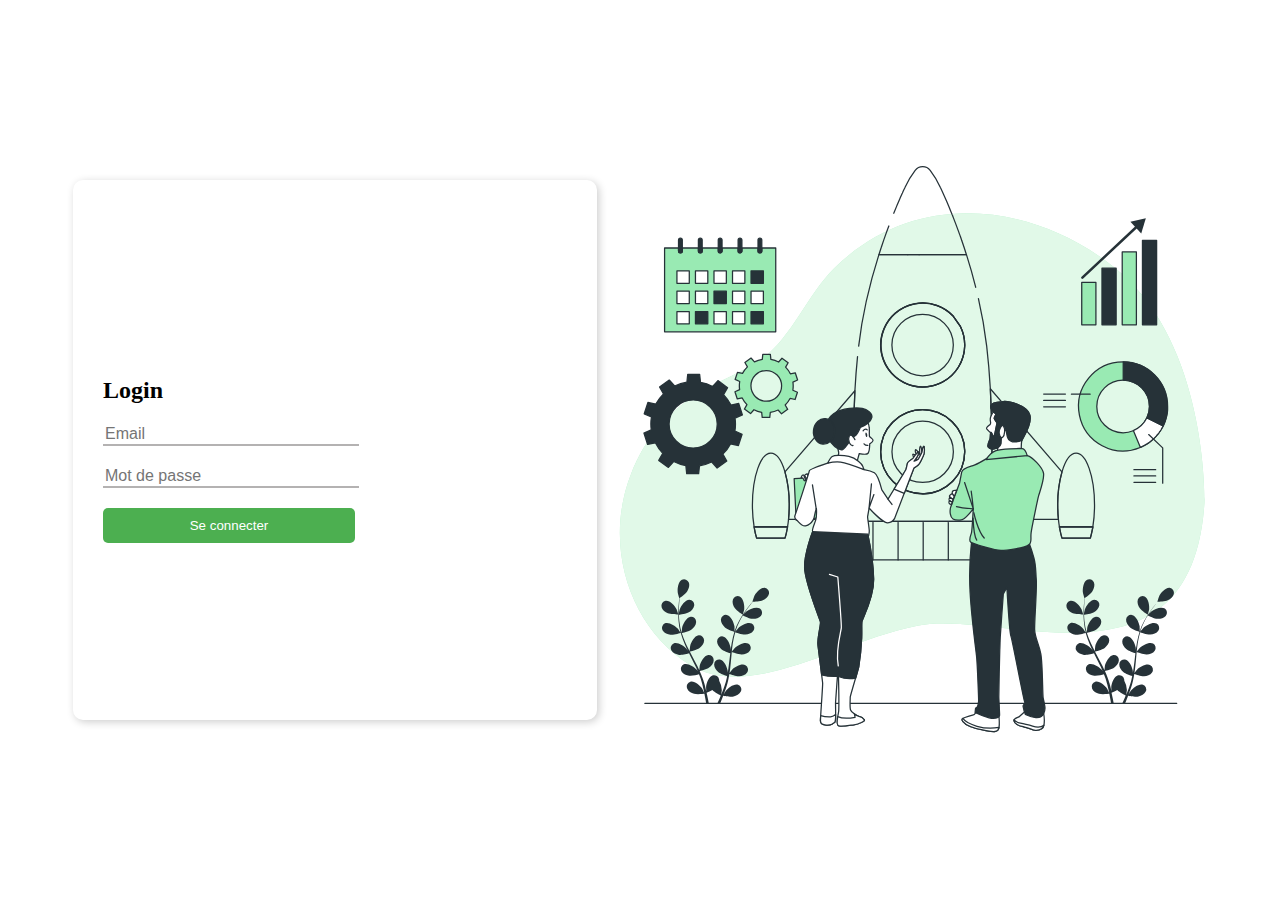
<file: pageConnexion.html>
<!DOCTYPE html>
<html lang="en">
<head>
  <meta charset="UTF-8">
  <meta name="viewport" content="width=device-width, initial-scale=1.0">
  <title>Document</title>
<link rel="stylesheet" href="style.css">

</head>
<body>
  <div class="container">
    <div class="login">
      <h2>Login</h2>
      <input type="email" name="email" placeholder="Email" required>
      <input type="password" name="password" placeholder="Mot de passe" required>
      <button type="submit">Se connecter</button>
    </div>
  </div>
  <img src="img/Starting a business project-bro (3).svg">
</body>
</html>
</file>
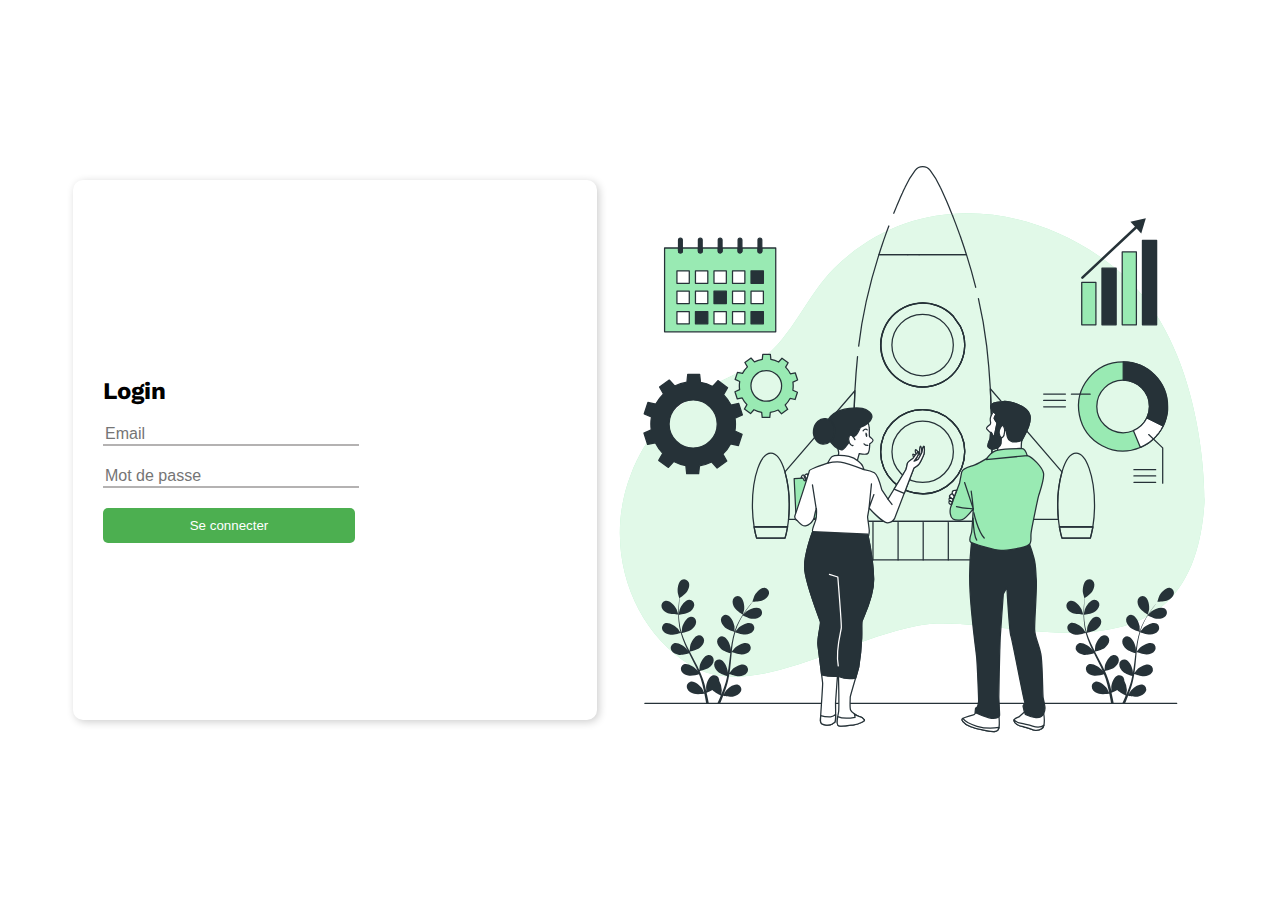
<file: LoginPage - Copy/pageConnexion.html>
<!DOCTYPE html>
<html lang="en">

<head>
  <meta charset="UTF-8">
  <meta name="viewport" content="width=device-width, initial-scale=1.0">
  <title>Document</title>
  <link rel="stylesheet" href="style.css">
  <link rel="preconnect" href="https://fonts.googleapis.com">
  <link rel="preconnect" href="https://fonts.gstatic.com" crossorigin>
  <!-- font style Roboto -->
  <link
    href="https://fonts.googleapis.com/css2?family=Roboto:ital,wght@0,100..900;1,100..900&family=Work+Sans:ital,wght@0,100..900;1,100..900&display=swap"
    rel="stylesheet">

</head>

<body>
  <div class="container">
    <div class="login">
      <h2>Login</h2>
      <input type="email" name="email" placeholder="Email" required>
      <input type="password" name="password" placeholder="Mot de passe" required>
      <button type="submit">Se connecter</button>
    </div>
  </div>
  <img src="img/Starting a business project-bro (3).svg">
</body>

</html>
</file>
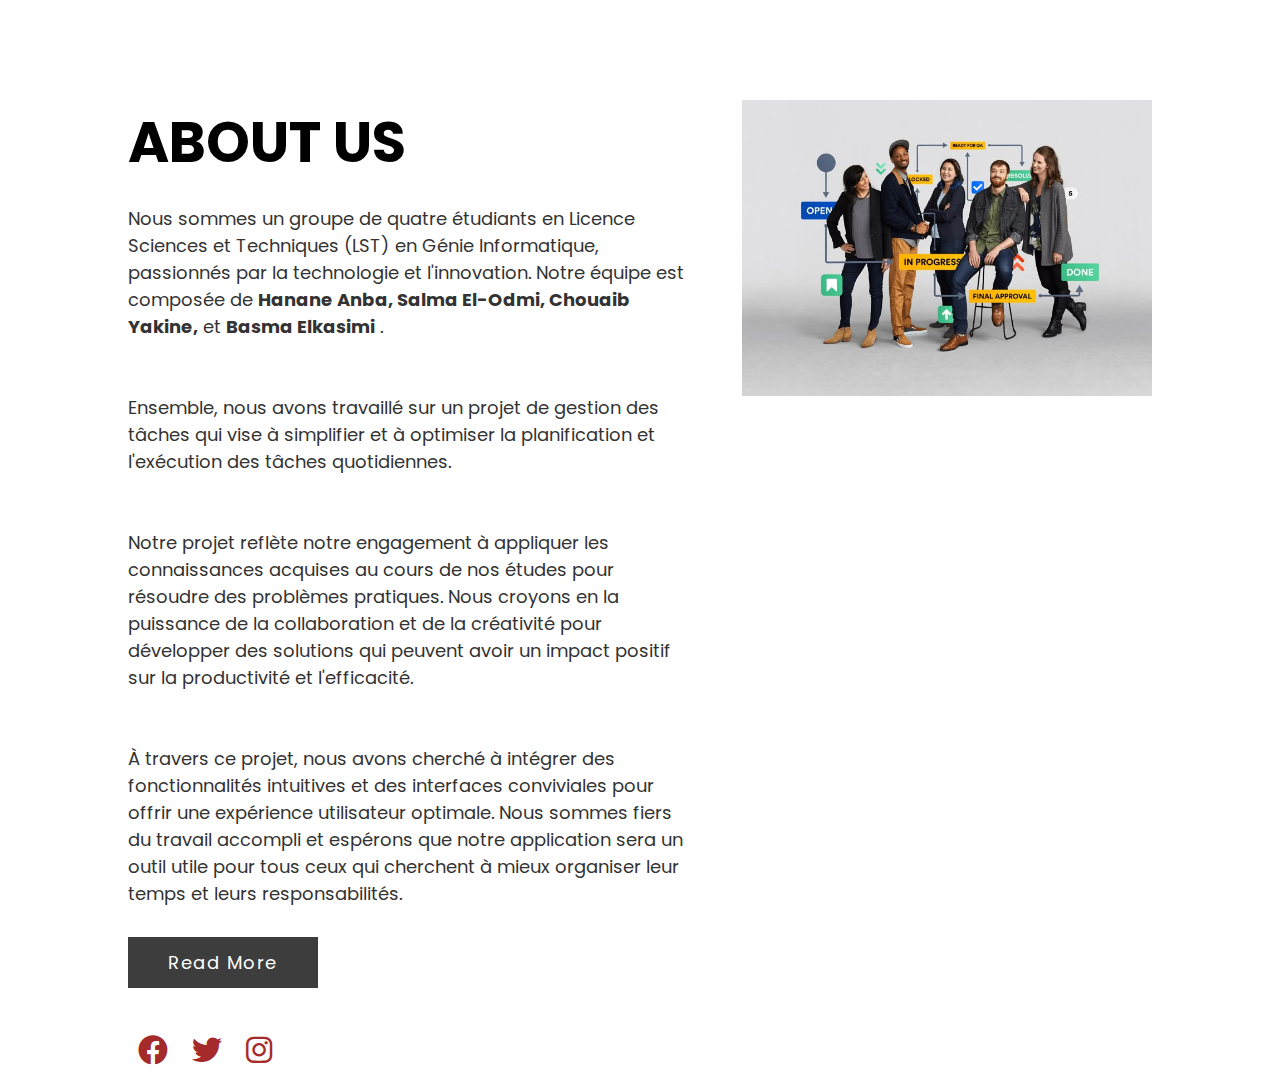
<file: HomePage LoginPage/aboutUs/index1.html>
<!DOCTYPE html>
<html lang="en">
<head>
    <meta charset="UTF-8">
    <meta name="viewport" content="width=device-width, initial-scale=1.0">
    <title>About Us Section</title>
    <link rel="stylesheet" href="style1.css">
    <link rel="stylesheet" href="https://cdnjs.cloudflare.com/ajax/libs/font-awesome/6.0.0-beta3/css/all.min.css">
</head>
<body>
    <div class="section">
        <div class="container">
            <div class="content-section">
                <div class="title">
                    <h1>About Us</h1>
                </div>
                <div class="content">
                    <p>Nous sommes un groupe de quatre étudiants en Licence Sciences et Techniques (LST) en Génie Informatique, passionnés par la technologie et l'innovation. Notre équipe est composée de <b>Hanane Anba, Salma El-Odmi, Chouaib Yakine,</b> et <b>Basma Elkasimi</b> . <br><br><br>Ensemble, nous avons travaillé sur un projet de gestion des tâches qui vise à simplifier et à optimiser la planification et l'exécution des tâches quotidiennes. <br><br><br>

                    Notre projet reflète notre engagement à appliquer les connaissances acquises au cours de nos études pour résoudre des problèmes pratiques. Nous croyons en la puissance de la collaboration et de la créativité pour développer des solutions qui peuvent avoir un impact positif sur la productivité et l'efficacité. <br> <br> <br>
                    
                    À travers ce projet, nous avons cherché à intégrer des fonctionnalités intuitives et des interfaces conviviales pour offrir une expérience utilisateur optimale. Nous sommes fiers du travail accompli et espérons que notre application sera un outil utile pour tous ceux qui cherchent à mieux organiser leur temps et leurs responsabilités.</p>
                    <div class="button">
                        <a href="#">Read More</a>
                    </div>
                </div>
                <div class="social">
                    <a href="#"><i class="fab fa-facebook"></i></a>
                    <a href="#"><i class="fab fa-twitter"></i></a>
                    <a href="#"><i class="fab fa-instagram"></i></a>
                </div>
            </div>
            <div class="image-section">
                <img src="AZE.jpeg" alt="About Us Image">
            </div>
        </div>
    </div>
</body>
</html>
</file>
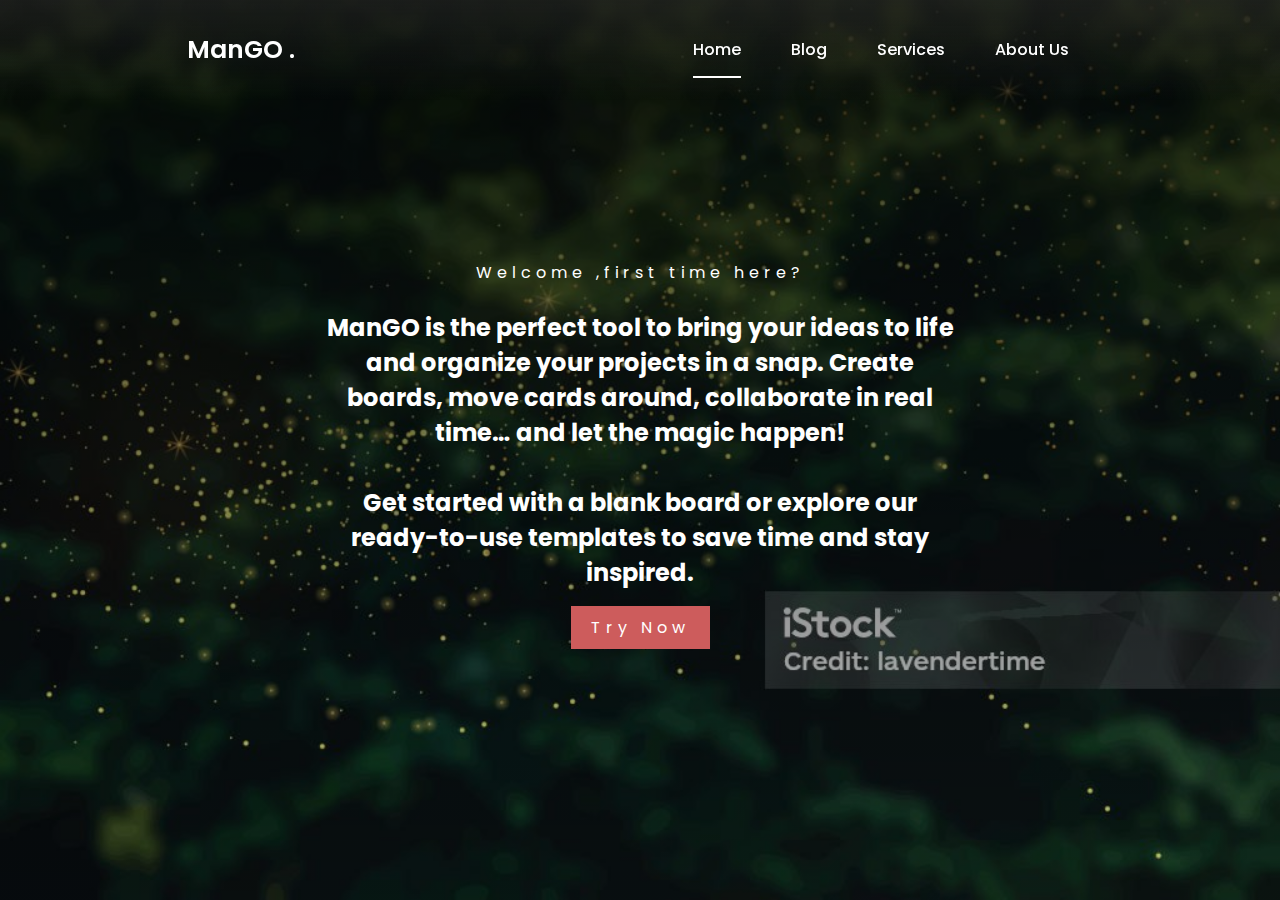
<file: HomePage LoginPage/MANGOHOMEPAGE/indexhome.html>
<!DOCTYPE html>
<html lang="en">
<head>
    <meta charset="UTF-8">
    <meta http-equiv="X-UA-Compatible" content="IE=edge">
    <meta name="viewport" content="width=device-width, initial-scale=1.0">
    <title>Landing page using html css</title>
    <link rel="stylesheet" href="stylehome.css">
</head>
<body>
    <header>



<nav class="nav">
    <div class="nav-logo">
      <p>ManGO .</p>
    </div>
    <div class="nav-menu" id="navMenu">
      <ul>
        <li><a href="#" class="link active">Home</a></li>
        <li><a href="#" class="link">Blog</a></li>
        <li><a href="service box\index2.html" class="link">Services</a></li>
        <li><a href="aboutUs\index1.html" class="link">About Us</a></li>
      </ul>
    </div>

    <div class="nav-menu-btn">
      <i class="bx bx-menu" onclick="myMenuFunction()"></i>
    </div>
  </nav>
<section  class="h-text">
    <span>Welcome ,first time here?</span><br><br>
    <h2>ManGO is the perfect tool to bring your ideas to life and organize your projects in a snap. Create boards, move cards around, collaborate in real time… and let the magic happen! <br><br>
        Get started with a blank board or explore our ready-to-use templates to save time and stay inspired.</h2>
    <br>
    <a href="MANGOLOGIN\index.html" target="_blank">Try Now</a>

</section>
    </header>
    <script src="scripthome.js"> </script>
</body>
</html>
</file>
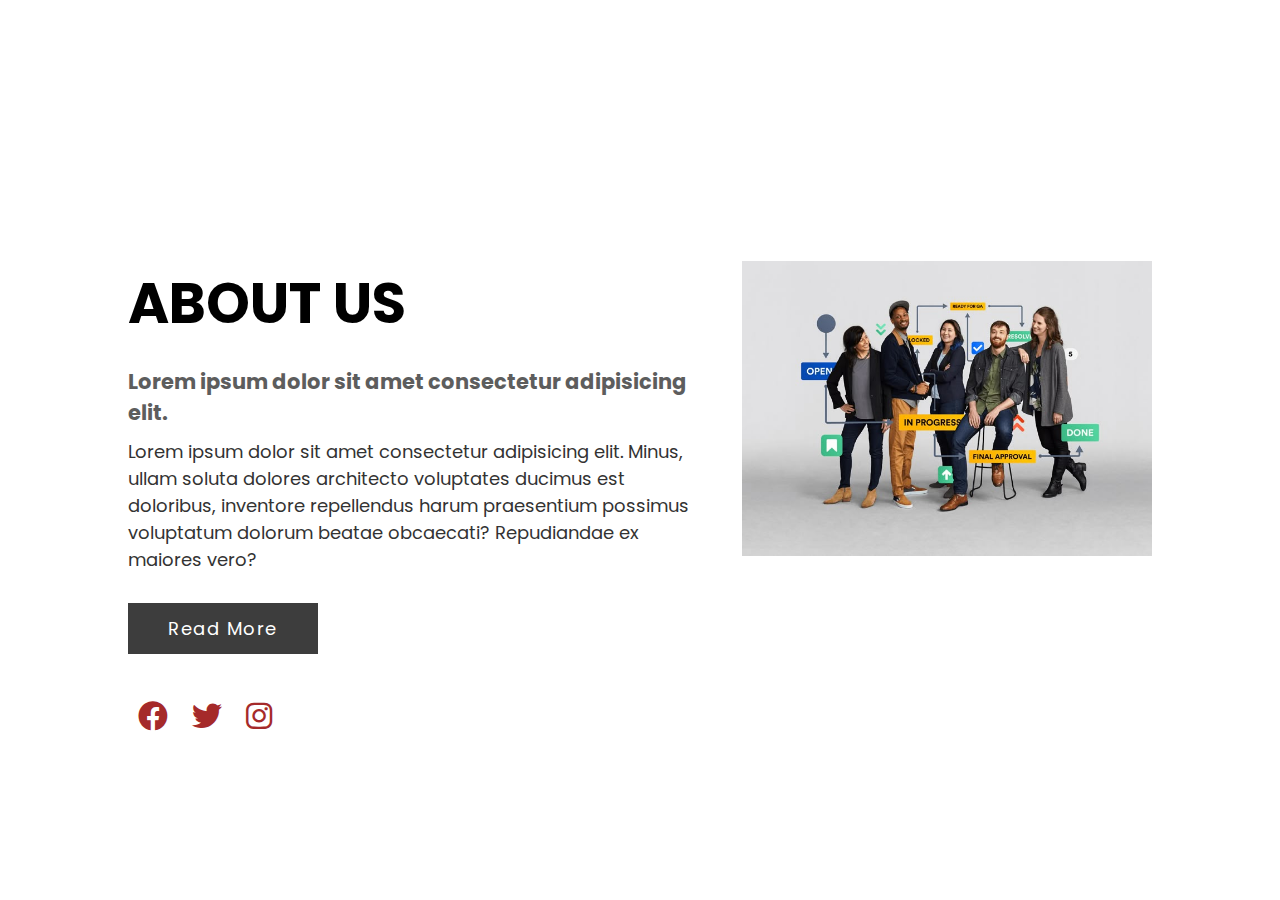
<file: HomePage LoginPage/MANGOHOMEPAGE/aboutUs/index1.html>
<!DOCTYPE html>
<html lang="en">
<head>
    <meta charset="UTF-8">
    <meta name="viewport" content="width=device-width, initial-scale=1.0">
    <title>About Us Section</title>
    <link rel="stylesheet" href="style1.css">
    <link rel="stylesheet" href="https://cdnjs.cloudflare.com/ajax/libs/font-awesome/6.0.0-beta3/css/all.min.css">
</head>
<body>
    <div class="section">
        <div class="container">
            <div class="content-section">
                <div class="title">
                    <h1>About Us</h1>
                </div>
                <div class="content">
                    <h3>Lorem ipsum dolor sit amet consectetur adipisicing elit.</h3>
                    <p>Lorem ipsum dolor sit amet consectetur adipisicing elit. Minus, ullam soluta dolores architecto voluptates ducimus est doloribus, inventore repellendus harum praesentium possimus voluptatum dolorum beatae obcaecati? Repudiandae ex maiores vero?</p>
                    <div class="button">
                        <a href="#">Read More</a>
                    </div>
                </div>
                <div class="social">
                    <a href="#"><i class="fab fa-facebook"></i></a>
                    <a href="#"><i class="fab fa-twitter"></i></a>
                    <a href="#"><i class="fab fa-instagram"></i></a>
                </div>
            </div>
            <div class="image-section">
                <img src="AZE.jpeg" alt="About Us Image">
            </div>
        </div>
    </div>
</body>
</html>
</file>
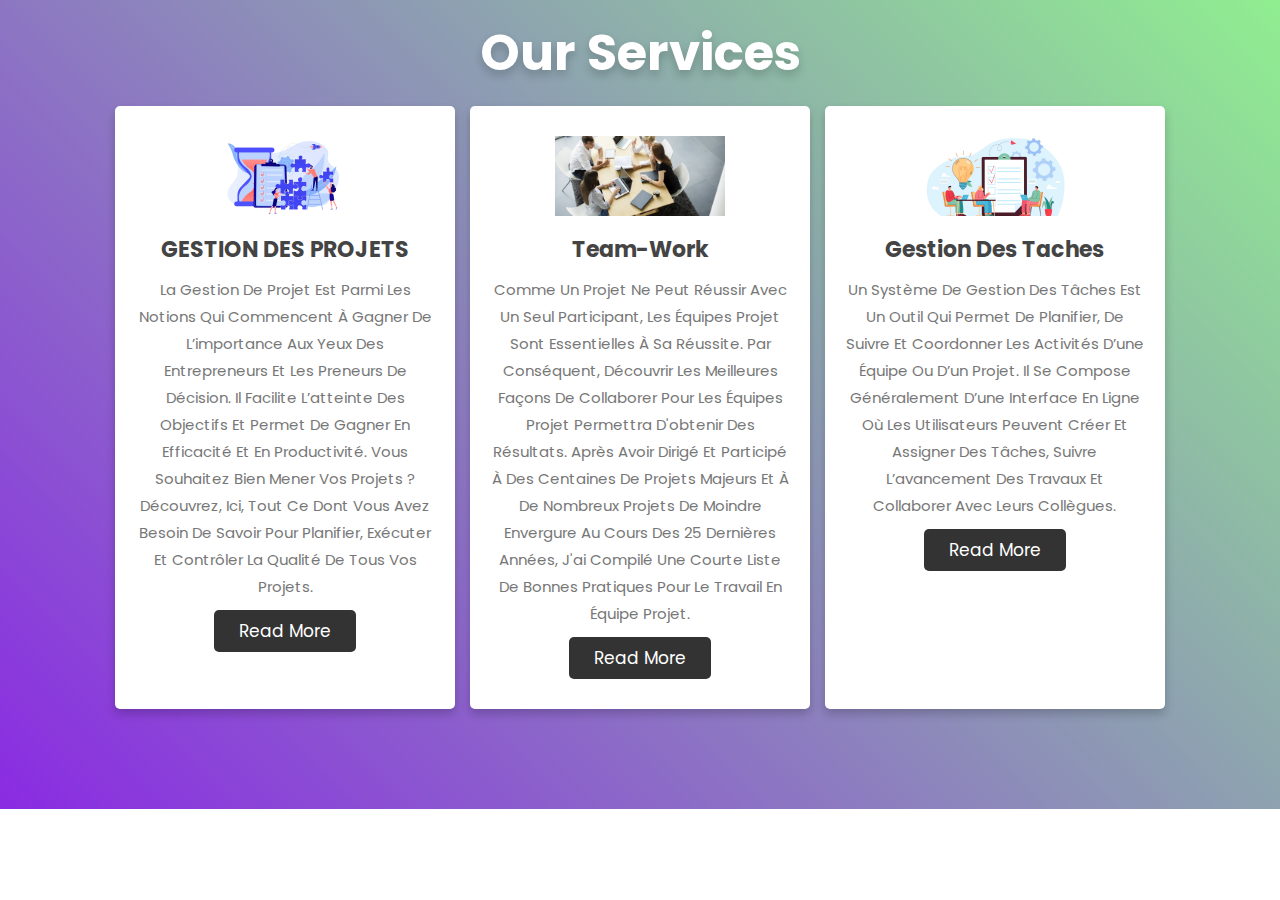
<file: HomePage LoginPage/MANGOHOMEPAGE/service box/index2.html>
<!DOCTYPE html>
<html lang="en">
<head>
    <meta charset="UTF-8">
    <meta http-equiv="X-UA-Compatible" content="IE=edge">
    <meta name="viewport" content="width=device-width, initial-scale=1.0">
    
    <!-- custom css file link  -->
    <link rel="stylesheet" href="style2.css">

</head>
<body>
    
<div class="container">

    <h1 class="heading">our services</h1>

    <div class="box-container">

        <div class="box">
            <img src="image/a.png" alt="">
            <h3>GESTION DES PROJETS </h3>
            <p>La gestion de projet est parmi les notions qui commencent à gagner de l’importance aux yeux des entrepreneurs et les preneurs de décision. Il facilite l’atteinte des objectifs et permet de gagner en efficacité et en productivité. Vous souhaitez bien mener vos projets ? Découvrez, ici, tout ce dont vous avez besoin de savoir pour planifier, exécuter et contrôler la qualité de tous vos projets.</p>
            <a href="#" class="btn">read more</a>
        </div>

        <div class="box">
            <img src="image/b.jpg" alt="">
            <h3>Team-Work</h3>
            <p>Comme un projet ne peut réussir avec un seul participant, les équipes projet sont essentielles à sa réussite. Par conséquent, découvrir les meilleures façons de collaborer pour les équipes projet permettra d'obtenir des résultats. Après avoir dirigé et participé à des centaines de projets majeurs et à de nombreux projets de moindre envergure au cours des 25 dernières années, j'ai compilé une courte liste de bonnes pratiques pour le travail en équipe projet.</p>
            <a href="#" class="btn">read more</a>
        </div>

        <div class="box">
            <img src="image/c.png" alt="">
            <h3>Gestion Des Taches</h3>
            <p>Un système de gestion des tâches est un outil qui permet de planifier, de suivre et coordonner les activités d’une équipe ou d’un projet. Il se compose généralement d’une interface en ligne où les utilisateurs peuvent créer et assigner des tâches, suivre l’avancement des travaux et collaborer avec leurs collègues.</p>
            <a href="#" class="btn">read more</a>
        </div>
<!-- 
        <div class="box">
            <img src="image/icon-4.png" alt="">
            <h3>SASS</h3>
            <p>Lorem ipsum dolor sit amet consectetur adipisicing elit. Minus, commodi?</p>
            <a href="#" class="btn">read more</a>
        </div>

        <div class="box">
            <img src="image/icon-5.png" alt="">
            <h3>JQuery</h3>
            <p>Lorem ipsum dolor sit amet consectetur adipisicing elit. Minus, commodi?</p>
            <a href="#" class="btn">read more</a>
        </div>

        <div class="box">
            <img src="image/icon-6.png" alt="">
            <h3>React.js</h3>
            <p>Lorem ipsum dolor sit amet consectetur adipisicing elit. Minus, commodi?</p>
            <a href="#" class="btn">read more</a>
        </div>
-->
    </div>

</div>

</body>
</html>
</file>
<file: style.css>
body {display: flex;
justify-content: center;
align-items: center;
height: 100vh;
margin: 0;
background-color: rgb(255, 255, 255);
padding-left: 20px;
}

.container {
display: flex;
justify-content: flex-start;
align-items: center;
width: 40%;
height: 60%;
padding-left: 20px;
box-shadow: 2px 2px 8px rgba(0, 0, 0, 0.2);
border-radius: 10px;
background: white;
overflow: hidden;
}

img {
width: 50%;
height: 80vh;
object-fit: contain;
}

.login {
width: 50%;
padding-left: 10px;
}

input {
border-top: none;
border-left: none;
border-right: none;
border-color: rgb(180, 178, 178);
display: block;
margin-bottom: 20px;
width: 100%;
font-size: medium;
}

button {
background: #4CAF50;
color: white;
border: none;
padding: 10px;
width: 100%;
cursor: pointer;
border-radius: 5px;
}

button:hover {
background: #45a049;
}
</file>
<file: LoginPage - Copy/style.css>
/* start globle role */
body {
  font-family: "Work Sans", sans-serif;
  font-optical-sizing: auto;
  font-weight: 280;
  font-style: normal;
}

/* end globel role */

body {
  display: flex;
  justify-content: center;
  align-items: center;
  height: 100vh;
  margin: 0;
  background-color: rgb(255, 255, 255);
  padding-left: 20px;
}

.container {
  display: flex;
  justify-content: flex-start;
  align-items: center;
  width: 40%;
  height: 60%;
  padding-left: 20px;
  box-shadow: 2px 2px 8px rgba(0, 0, 0, 0.2);
  border-radius: 10px;
  background: white;
  overflow: hidden;
}

img {
  width: 50%;
  height: 80vh;
  object-fit: contain;
}

.login {
  width: 50%;
  padding-left: 10px;
}

input {
  border-top: none;
  border-left: none;
  border-right: none;
  border-color: rgb(180, 178, 178);
  display: block;
  margin-bottom: 20px;
  width: 100%;
  font-size: medium;
}

button {
  background: #4CAF50;
  color: white;
  border: none;
  padding: 10px;
  width: 100%;
  cursor: pointer;
  border-radius: 5px;
}

button:hover {
  background: #45a049;
}
</file>
<file: HomePage LoginPage/aboutUs/style1.css>
@import url('https://fonts.googleapis.com/css2?family=Poppins:ital,wght@0,100;0,200;0,300;0,400;0,500;0,600;0,700;0,800;0,900;1,100;1,200;1,300;1,400;1,500;1,600;1,700;1,800;1,900&display=swap');

* {
    font-family: "Poppins", sans-serif;
    margin: 0;
    padding: 0;
    box-sizing: border-box;
}

.section {
    width: 100%;
    min-height: 100vh;
    background-color: white;
    display: flex;
    justify-content: center;
    align-items: center;
}

.container {
    width: 80%;
    max-width: 1200px;
    margin: auto;
    padding-top: 100px;
    display: flex;
    flex-wrap: wrap;
    justify-content: space-between;
}

.content-section {
    width: 55%;
}

.image-section {
    width: 40%;
}

.image-section img {
    width: 100%;
    height: auto;
    display: block;
}

.content-section .title {
    text-transform: uppercase;
    font-size: 28px;
    margin-bottom: 20px;
}

.content-section .content h3 {
    margin-top: 20px;
    color: #5d5d5d;
    font-size: 21px;
}

.content-section .content p {
    margin-top: 10px;
    font-size: 18px;
    line-height: 1.5;
    color: #333;
}

.content-section .content .button {
    margin-top: 30px;
}

.content-section .content .button a {
    background-color: #3d3d3d;
    padding: 12px 40px;
    text-decoration: none;
    color: #fff;
    font-size: 18px;
    letter-spacing: 1.5px;
    display: inline-block;
    transition: background-color 0.3s ease;
}

.content-section .content .button a:hover {
    background-color: #a52aa5;
}

.content-section .social {
    margin-top: 40px;
}

.content-section .social a {
    color: #a52a2a;
    font-size: 30px;
    margin: 0 10px;
    transition: color 0.3s ease;
}

.content-section .social a:hover {
    color: #3d3d3d;
}

@media screen and (max-width: 768px) {
    .container {
        width: 90%;
        padding-top: 50px;
    }

    .content-section, .image-section {
        width: 100%;
        float: none;
    }

    .content-section .title {
        font-size: 24px;
        text-align: center;
    }

    .content-section .content .button {
        text-align: center;
    }

    .content-section .content .button a {
        padding: 10px 30px;
        font-size: 16px;
    }

    .content-section .social {
        text-align: center;
    }
}
</file>
<file: HomePage LoginPage/MANGOHOMEPAGE/stylehome.css>
@import url('https://fonts.googleapis.com/css2?family=Hind&family=Poppins:ital,wght@0,200;0,300;0,400;0,500;0,600;1,200&display=swap');

*{
    padding: 0;
    margin: 0;
    box-sizing: border-box;
}
header{
    width: 100%;
    height: 100vh;
    background:linear-gradient(rgba(0,0,0,0.8),rgba(0,0,0,0.2)) , url(3.jpg);
    background-size: cover;
    font-family: 'Poppins',sans-serif;
}
/*
nav{
    width: 100%;
    height: 100px;
  
    color: #fff;
    display: flex;
    justify-content: space-around;
align-items: center;
}
.logo{
    font-size: 2em;
    letter-spacing: 2px;
}
*/
.menu a{
    text-decoration: none;
    color: #fff;
    padding: 10px 20px;
    font-size: 20px;
}

.menu a:hover{
   border: 1px solid indianred;
   background: transparent;
}


.h-text{
    position: absolute;
    top: 50%;
    left: 50%;
    max-width: 650px;
    transform: translate(-50%,-50%);
    text-align: center;
    color: #fff;
}
.h-text span{
    letter-spacing: 5px;
}
.h-text h1{
    font-size: 3.5em;
}
.h-text a{
    text-decoration: none;
    background: indianred;
    padding: 10px 20px;
    color: #fff;
    letter-spacing: 5px;
    transition: 0.4s;
}
.h-text a:hover{
    border: 1px solid indianred;
    background: transparent;
}
/* start */
.nav {
    position: fixed;
    top: 0;
    display: flex;
    justify-content: space-around;
    width: 100%;
    height: 100px;
    line-height: 100px;
    background: linear-gradient(rgba(39,39,39, 0.6), transparent);
    z-index: 100;
}
.nav-logo p {
    color: white;
    font-size: 25px;
    font-weight: 600;
}
.nav-menu ul {
    display: flex;
}
.nav-menu ul li {
    list-style-type: none;
}
.nav-menu ul li .link {
    text-decoration: none;
    font-weight: 500;
    color: #fff;
    padding-bottom: 15px;
    margin: 0 25px;
}
.link:hover, .active {
    border-bottom: 2px solid #fff;
}
.nav-button .btn {
    width: 130px;
    height: 40px;
    font-weight: 500;
    background: rgba(255, 255, 255, 0.4);
    border: none;
    border-radius: 30px;
    cursor: pointer;
    transition: .3s ease;
}
.btn:hover {
    background: rgba(255, 255, 255, 0.3);
}
.btn.white-btn {
    background: rgba(255, 255, 255, 0.7);
}
.nav-menu-btn {
    display: none;
}
/*END*/
</file>
<file: HomePage LoginPage/MANGOHOMEPAGE/aboutUs/style1.css>
@import url('https://fonts.googleapis.com/css2?family=Poppins:ital,wght@0,100;0,200;0,300;0,400;0,500;0,600;0,700;0,800;0,900;1,100;1,200;1,300;1,400;1,500;1,600;1,700;1,800;1,900&display=swap');

* {
    font-family: "Poppins", sans-serif;
    margin: 0;
    padding: 0;
    box-sizing: border-box;
}

.section {
    width: 100%;
    min-height: 100vh;
    background-color: white;
    display: flex;
    justify-content: center;
    align-items: center;
}

.container {
    width: 80%;
    max-width: 1200px;
    margin: auto;
    padding-top: 100px;
    display: flex;
    flex-wrap: wrap;
    justify-content: space-between;
}

.content-section {
    width: 55%;
}

.image-section {
    width: 40%;
}

.image-section img {
    width: 100%;
    height: auto;
    display: block;
}

.content-section .title {
    text-transform: uppercase;
    font-size: 28px;
    margin-bottom: 20px;
}

.content-section .content h3 {
    margin-top: 20px;
    color: #5d5d5d;
    font-size: 21px;
}

.content-section .content p {
    margin-top: 10px;
    font-size: 18px;
    line-height: 1.5;
    color: #333;
}

.content-section .content .button {
    margin-top: 30px;
}

.content-section .content .button a {
    background-color: #3d3d3d;
    padding: 12px 40px;
    text-decoration: none;
    color: #fff;
    font-size: 18px;
    letter-spacing: 1.5px;
    display: inline-block;
    transition: background-color 0.3s ease;
}

.content-section .content .button a:hover {
    background-color: #a52aa5;
}

.content-section .social {
    margin-top: 40px;
}

.content-section .social a {
    color: #a52a2a;
    font-size: 30px;
    margin: 0 10px;
    transition: color 0.3s ease;
}

.content-section .social a:hover {
    color: #3d3d3d;
}

@media screen and (max-width: 768px) {
    .container {
        width: 90%;
        padding-top: 50px;
    }

    .content-section, .image-section {
        width: 100%;
        float: none;
    }

    .content-section .title {
        font-size: 24px;
        text-align: center;
    }

    .content-section .content .button {
        text-align: center;
    }

    .content-section .content .button a {
        padding: 10px 30px;
        font-size: 16px;
    }

    .content-section .social {
        text-align: center;
    }
}
</file>
<file: HomePage LoginPage/MANGOHOMEPAGE/service box/style2.css>
@import url('https://fonts.googleapis.com/css2?family=Poppins:wght@100;200;300;400;500;600;700&display=swap');

*{
    font-family: 'Poppins', sans-serif;
    margin:0; padding:0;
    box-sizing: border-box;
    outline: none; border:none;
    text-decoration: none;
    text-transform: capitalize;
    transition: .2s linear;
}

.container{
    background:linear-gradient(45deg, blueviolet, lightgreen);
    padding:15px 9%;
    padding-bottom: 100px;
}

.container .heading{
    text-align: center;
    padding-bottom: 15px;
    color:#fff;
    text-shadow: 0 5px 10px rgba(0,0,0,.2);
    font-size: 50px;
}

.container .box-container{
    display: grid;
    grid-template-columns: repeat(auto-fit, minmax(270px, 1fr));
    gap:15px;
}

.container .box-container .box{
    box-shadow: 0 5px 10px rgba(0,0,0,.2);
    border-radius: 5px;
    background: #fff;
    text-align: center;
    padding:30px 20px;
}

.container .box-container .box img{
    height: 80px;
}

.container .box-container .box h3{
    color:#444;
    font-size: 22px;
    padding:10px 0;
}

.container .box-container .box p{
    color:#777;
    font-size: 15px;
    line-height: 1.8;
}

.container .box-container .box .btn{
    margin-top: 10px;
    display: inline-block;
    background:#333;
    color:#fff;
    font-size: 17px;
    border-radius: 5px;
    padding: 8px 25px;
}

.container .box-container .box .btn:hover{
    letter-spacing: 1px;
}

.container .box-container .box:hover{
    box-shadow: 0 10px 15px rgba(0,0,0,.3);
    transform: scale(1.03);
}

@media (max-width:768px){
    .container{
        padding:20px;
    }
}
</file>
